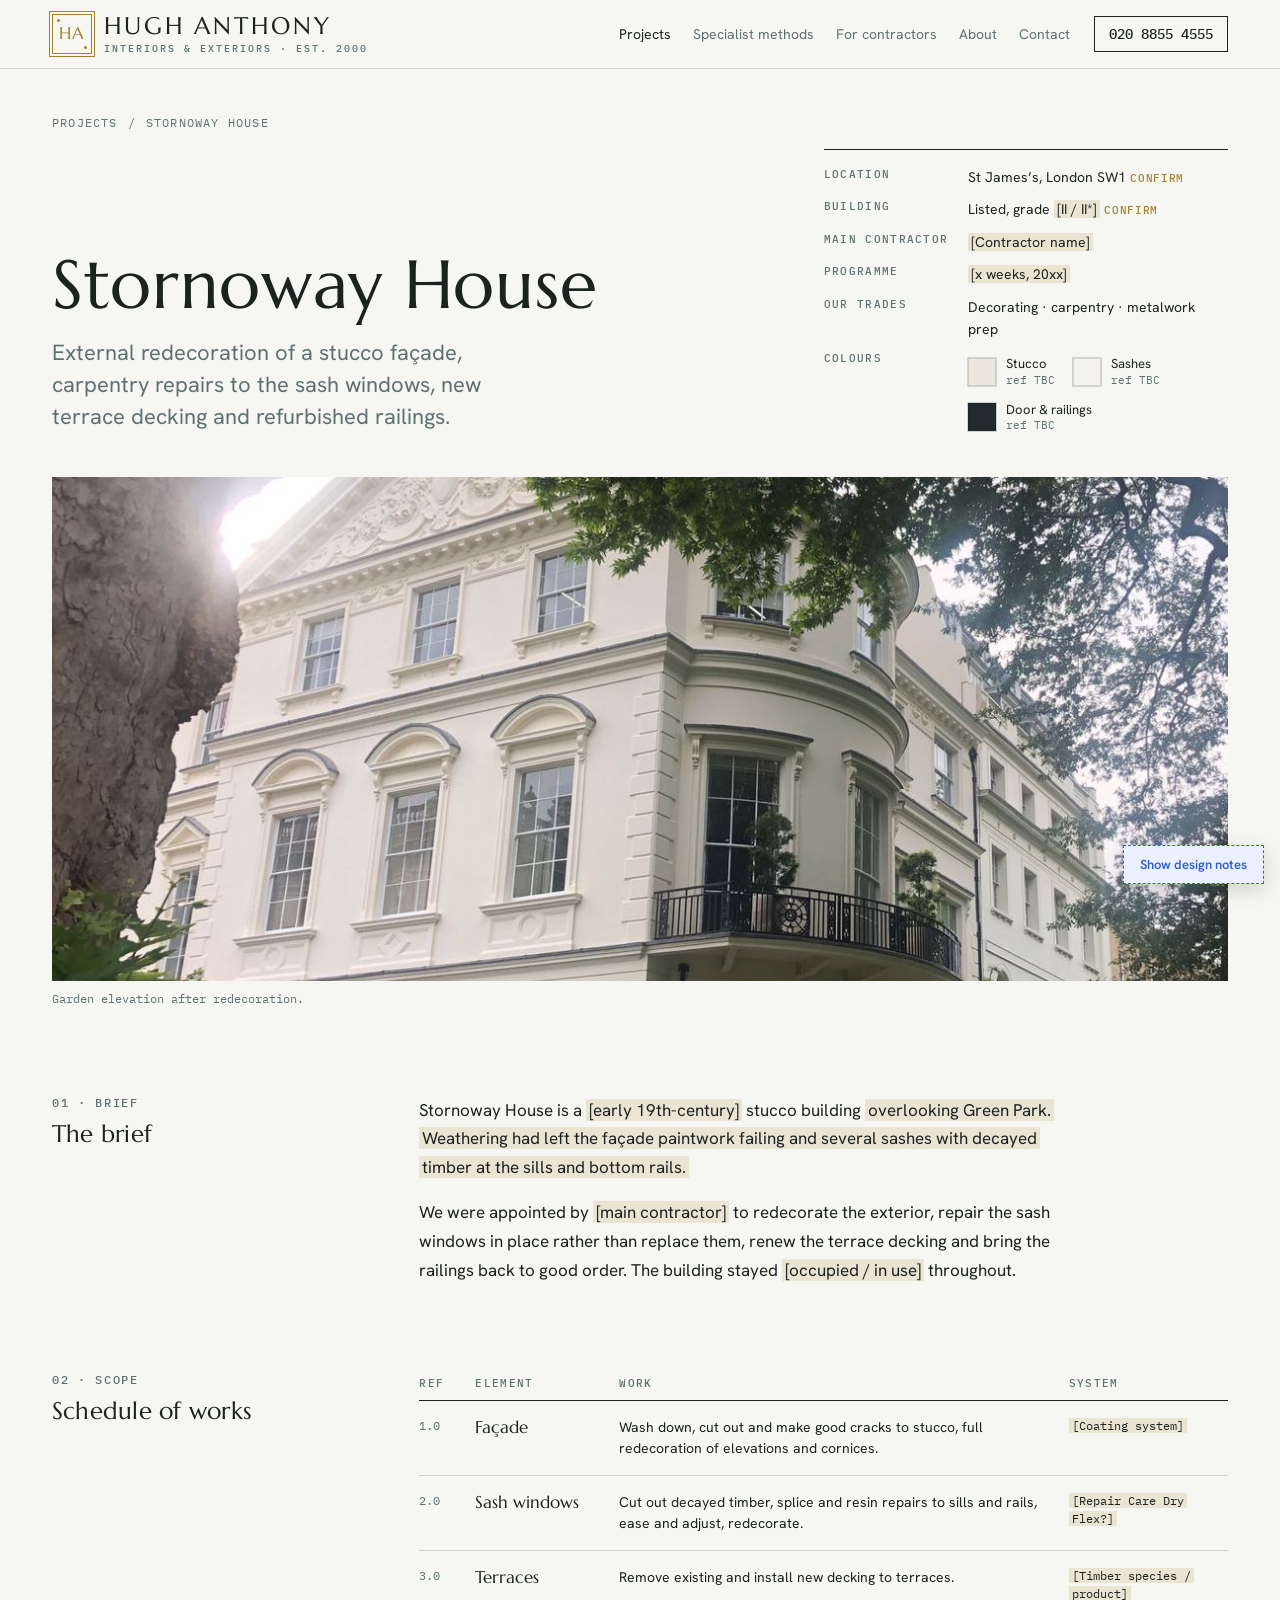
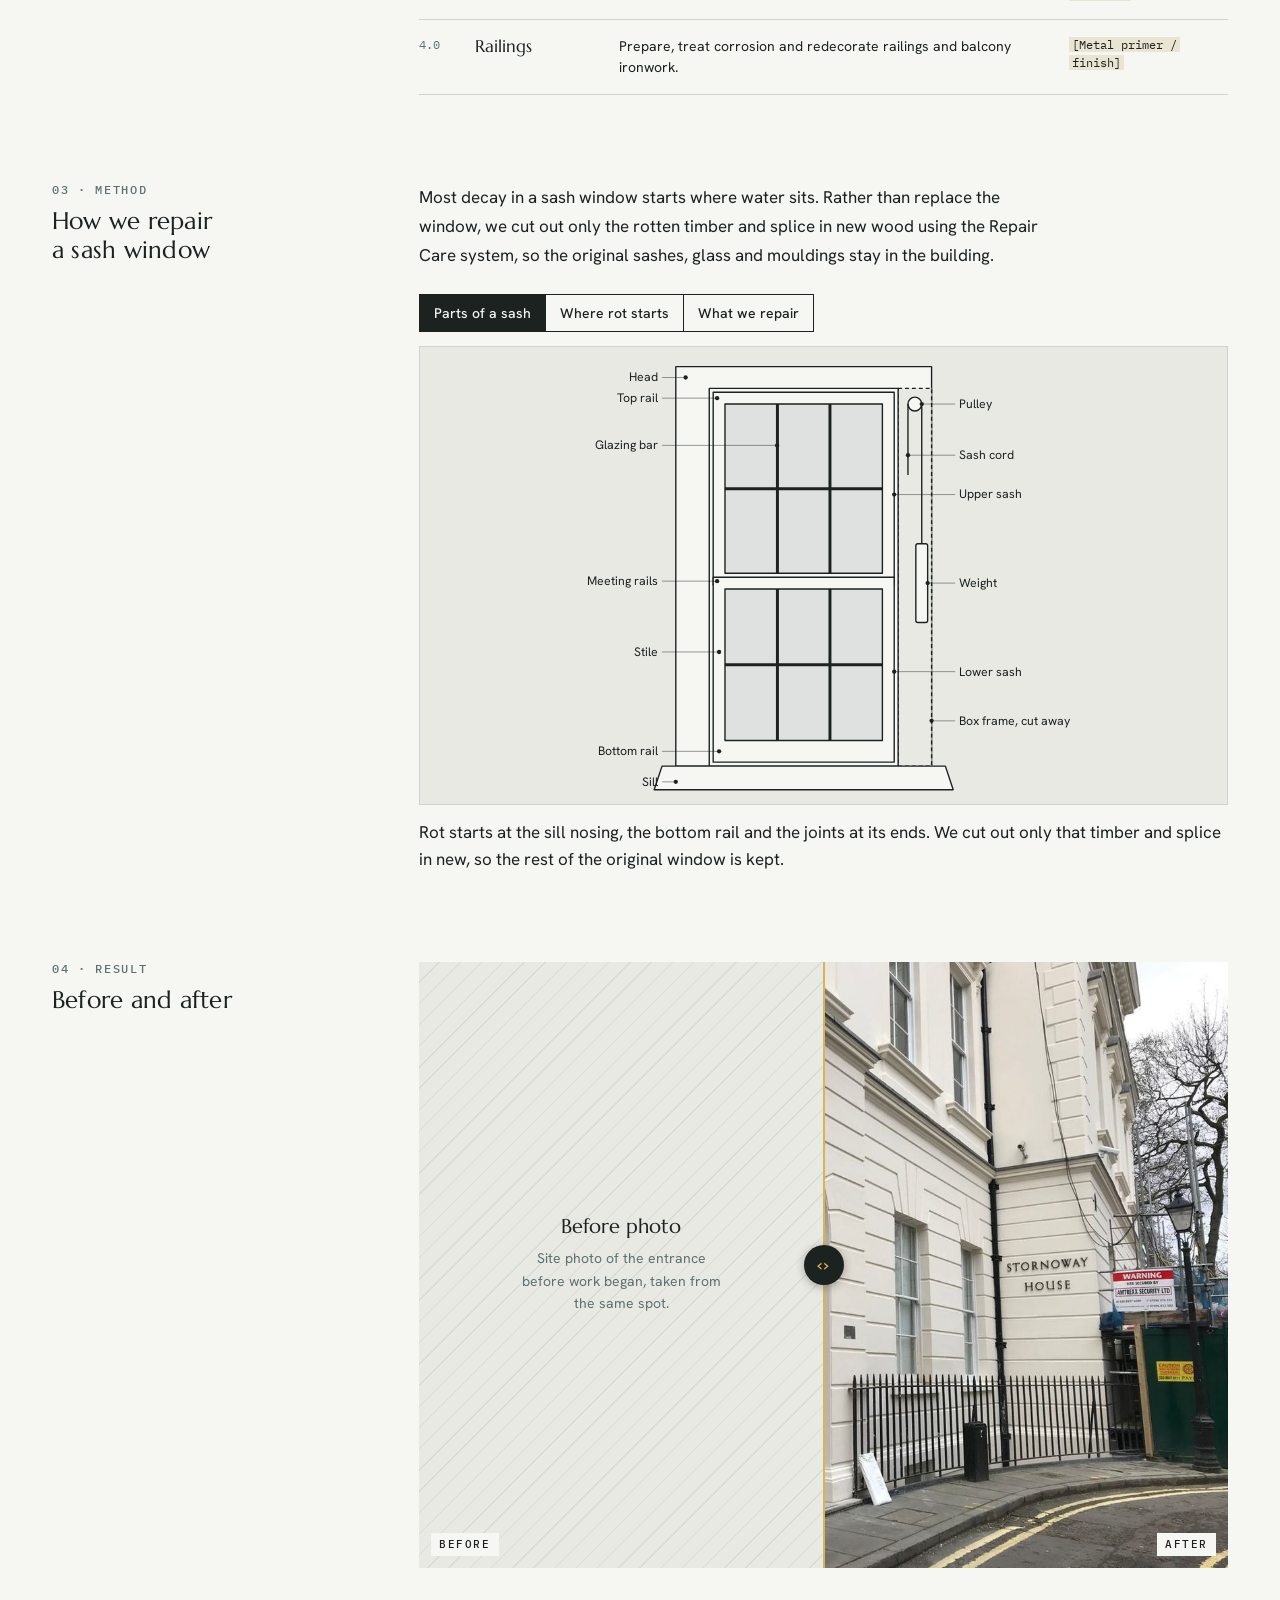
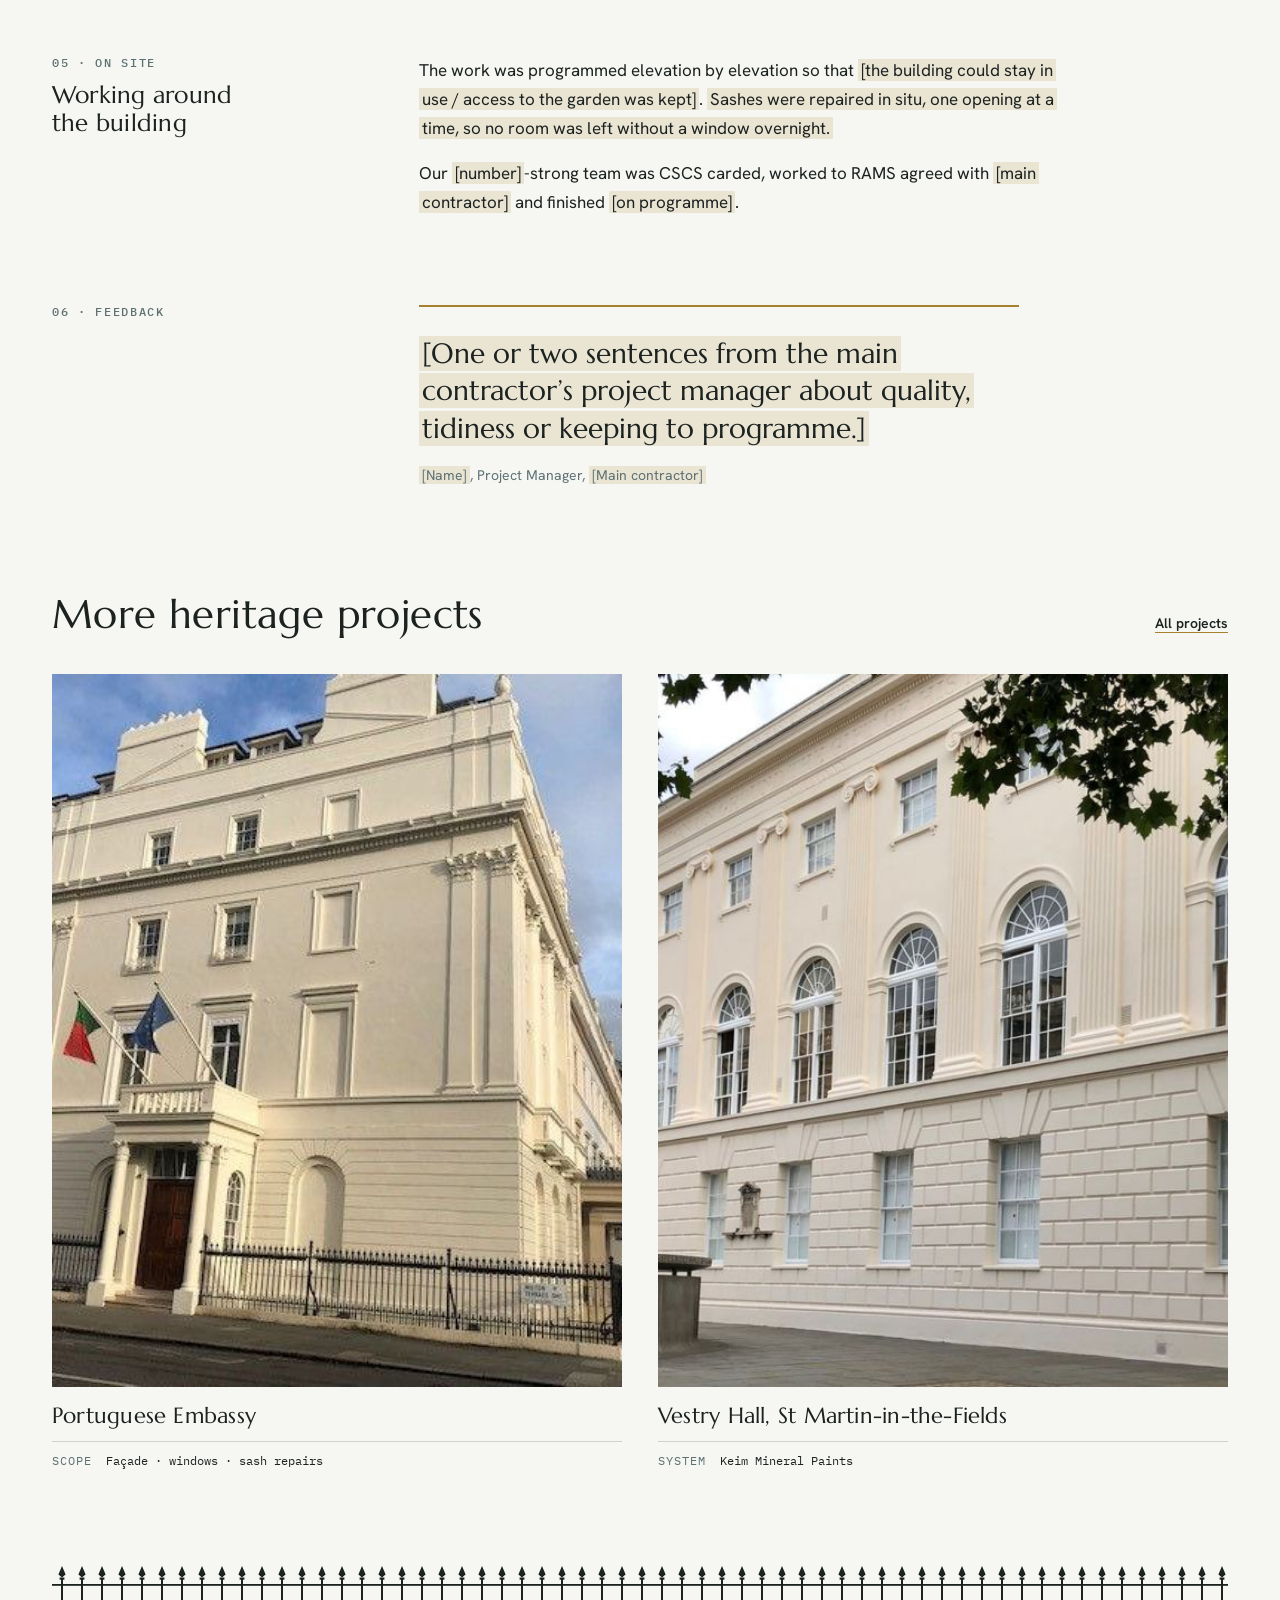
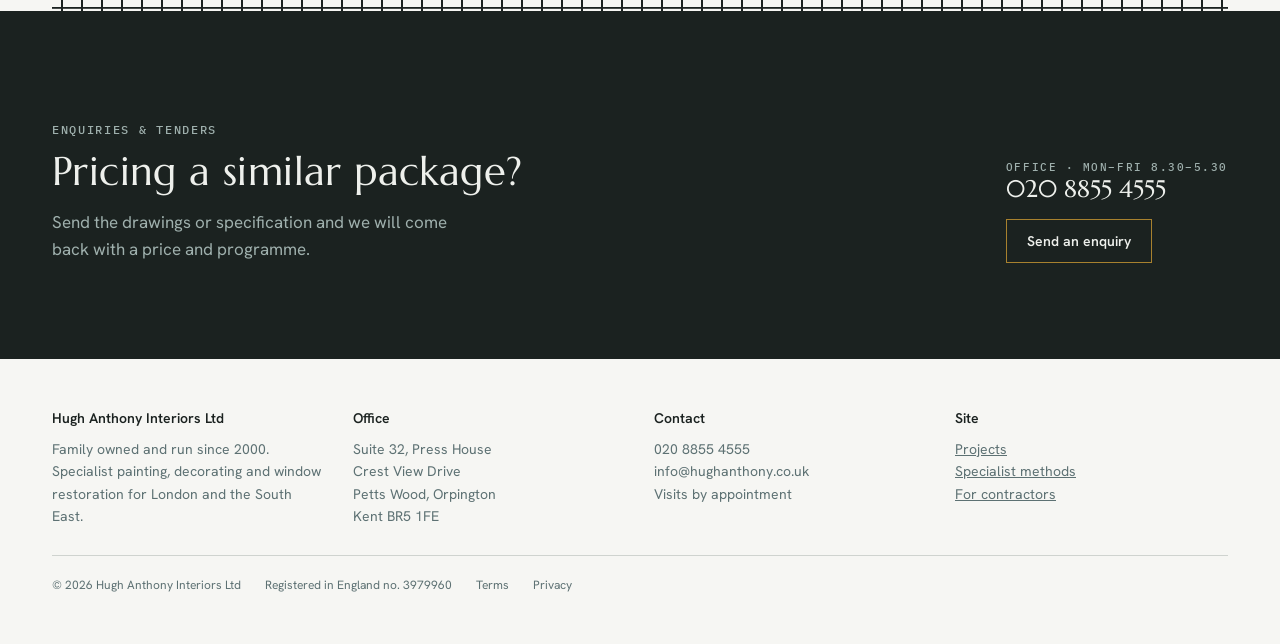
<file: mockup/stornoway-house.html>
<!doctype html>
<html lang="en">
<head>
<meta charset="utf-8">
<meta name="viewport" content="width=device-width, initial-scale=1, viewport-fit=cover">
<meta name="claude:viewport-fit-sides" content="cover">
<title>Stornoway House · Hugh Anthony</title>
<link rel="preconnect" href="https://fonts.googleapis.com">
<link rel="preconnect" href="https://fonts.gstatic.com" crossorigin>
<link rel="stylesheet" href="https://fonts.googleapis.com/css2?family=Marcellus&family=Hanken+Grotesk:wght@400;500;600&family=IBM+Plex+Mono:wght@400;500&display=swap">
<link rel="stylesheet" href="site.css">
<style>
:root { padding: env(safe-area-inset-top, 0px) 0 env(safe-area-inset-bottom, 0px) }
body { margin: 0 }
[hidden] { display: none !important }

.crumbs { font: 400 var(--s-xs)/1 var(--mono); letter-spacing: .1em; text-transform: uppercase; color: var(--slate); display: flex; gap: 10px; padding-top: clamp(28px, 4vw, 48px) }
.crumbs a { text-decoration: none }
.crumbs a:hover { color: var(--railing) }

.cs-head { display: grid; grid-template-columns: minmax(0, 7fr) minmax(0, 4fr); gap: 24px clamp(28px, 5vw, 72px); align-items: end; padding-block: 20px clamp(28px, 4vw, 44px) }
.cs-head h1 { font-size: var(--s-xxl); line-height: 1.02 }
.cs-head .lede { font-size: var(--s-lg); line-height: 1.45; color: var(--slate); margin-top: 18px; max-width: 38ch }
.facts { display: grid; grid-template-columns: max-content minmax(0, 1fr); gap: 10px 20px; margin: 0; padding-top: 16px; border-top: 1px solid var(--railing); font-size: var(--s-sm) }
.facts dt { font: 500 .6875rem/1.6 var(--mono); letter-spacing: .12em; text-transform: uppercase; color: var(--slate) }
.facts dd { margin: 0 }
@media (max-width: 820px) { .cs-head { grid-template-columns: minmax(0, 1fr) } }

.cover { margin: 0 }
.cover img { width: 100%; aspect-ratio: 21 / 9; object-fit: cover; object-position: center 35% }
.cover figcaption { font: 400 var(--s-xs)/1.4 var(--mono); color: var(--slate); padding-top: 10px }
@media (max-width: 700px) { .cover img { aspect-ratio: 4 / 3 } }

.story { display: grid; grid-template-columns: minmax(0, 3fr) minmax(0, 8fr); gap: 24px clamp(28px, 5vw, 72px); padding-block: clamp(48px, 7vw, 88px) 0 }
.story h2 { font-size: 1.5rem; line-height: 1.2 }
.story .eyebrow { margin-bottom: 10px }
.prose { display: grid; gap: 16px; max-width: 64ch }
.prose p { line-height: 1.7 }
.ph { background: color-mix(in srgb, var(--gold) 16%, transparent); padding: 0 3px; box-decoration-break: clone; -webkit-box-decoration-break: clone }
@media (max-width: 760px) { .story { grid-template-columns: minmax(0, 1fr) } }

/* Schedule of works */
.sched-wrap { overflow-x: auto; margin-top: 4px }
table.sched { width: 100%; min-width: 620px; border-collapse: collapse; font-size: var(--s-sm) }
.sched th { font: 500 .6875rem/1.2 var(--mono); letter-spacing: .12em; text-transform: uppercase; color: var(--slate); text-align: left; padding: 0 16px 10px 0; border-bottom: 1px solid var(--railing) }
.sched td { padding: 16px 16px 16px 0; border-bottom: 1px solid var(--rule); vertical-align: top; line-height: 1.5 }
.sched td:first-child { font: 400 var(--s-xs)/1.5 var(--mono); color: var(--slate); font-variant-numeric: tabular-nums; width: 3.5rem }
.sched td:nth-child(2) { font: 400 1.05rem/1.35 var(--display); width: 9rem }
.sched td:last-child { font: 400 .75rem/1.5 var(--mono) }

/* Before / after slider */
@property --pos { syntax: "<percentage>"; inherits: true; initial-value: 50% }
.slider { position: relative; aspect-ratio: 4 / 3; max-width: 100%; overflow: hidden; background: var(--stone); --pos: 50%; animation: hint 1.8s cubic-bezier(.45, 0, .25, 1) 1.2s }
@keyframes hint { 0%, 100% { --pos: 50% } 35% { --pos: 38% } 70% { --pos: 60% } }
.slider .empty, .slider .after { position: absolute; inset: 0; width: 100%; height: 100% }
.slider .empty { display: grid; place-content: center; gap: 8px; text-align: center; color: var(--slate); padding: 16px 52% 16px 16px; background: repeating-linear-gradient(135deg, transparent 0 14px, color-mix(in srgb, var(--slate) 12%, transparent) 14px 15px) }
.slider .empty b { font: 400 1.25rem/1.2 var(--display); color: var(--railing) }
.slider .empty span { font-size: var(--s-sm); max-width: 26ch; justify-self: center }
.slider .after { object-fit: cover; clip-path: inset(0 0 0 var(--pos)) }
.handle { position: absolute; top: 0; bottom: 0; left: var(--pos); width: 2px; margin-left: -1px; background: var(--gold-hi); pointer-events: none }
.handle span { position: absolute; top: 50%; left: 50%; translate: -50% -50%; width: 40px; height: 40px; border-radius: 50%; display: grid; place-items: center; background: var(--railing); color: var(--gold-hi); font: 400 1.2rem/1 var(--body); letter-spacing: 2px; box-shadow: 0 2px 10px rgb(0 0 0 / .3) }
.lab { position: absolute; bottom: 12px; font: 500 .6875rem/1 var(--mono); letter-spacing: .14em; text-transform: uppercase; padding: 6px 8px; background: var(--stucco); color: var(--railing); pointer-events: none }
.lab.l { left: 12px } .lab.r { right: 12px }
.slider input { position: absolute; inset: 0; width: 100%; height: 100%; margin: 0; opacity: 0; cursor: ew-resize }
.slider:has(input:focus-visible) .handle span { outline: 2px solid var(--gold); outline-offset: 3px }
@media (max-width: 520px) { .slider { aspect-ratio: 4 / 5 } .slider .empty { padding-right: 16px } }
@media (prefers-reduced-motion: reduce) { .slider { animation: none } }

/* Quote */
.quote-block { margin: 0; padding: 28px 0 0; border-top: 2px solid var(--gold); display: grid; gap: 16px; max-width: 60ch }
.quote-block p { font: 400 clamp(1.35rem, 2.4vw, 1.75rem)/1.35 var(--display) }
.quote-block footer { font-size: var(--s-sm); color: var(--slate) }

/* Related */
.related { padding-block: clamp(56px, 8vw, 96px) }
.related .projects .proj { grid-column: span 6 }
@media (max-width: 600px) { .related .projects .proj { grid-column: span 12 } }
.next { display: flex; justify-content: space-between; align-items: baseline; gap: 16px; flex-wrap: wrap; margin-bottom: 28px }
.next h2 { font-size: var(--s-xl) }
.band .wrap.short { grid-template-columns: minmax(0, 1fr) auto; align-items: end }
@media (max-width: 760px) { .band .wrap.short { grid-template-columns: minmax(0, 1fr) } }

/* Sash diagram */
:root { --rot: #8a4b2a }
@media (prefers-color-scheme: dark) { :root:not([data-theme="light"]) { --rot: #d08a60 } }
:root[data-theme="dark"] { --rot: #d08a60 }
.sdfig { margin: 0; display: grid; gap: 14px }
.seg { display: flex; flex-wrap: wrap; gap: 0; border: 1px solid var(--railing); justify-self: start; max-width: 100% }
.seg button { font: 500 var(--s-sm)/1 var(--body); padding: 11px 14px; background: none; color: var(--railing); border: 0; border-left: 1px solid var(--railing); cursor: pointer }
.seg button:first-child { border-left: 0 }
.seg button[aria-pressed="true"] { background: var(--railing); color: var(--stucco) }
.seg button:hover:not([aria-pressed="true"]) { background: var(--stone) }
.sdscroll { overflow-x: auto; background: var(--stone); border: 1px solid var(--rule) }
.sd { display: block; width: 100%; min-width: 660px; height: auto; color: var(--railing) }
.sd .frame, .sd .sash { fill: none; stroke: currentColor; stroke-width: 1.4; stroke-linejoin: round }
.sd .timber { fill: var(--stucco) }
.sd .glass { fill: color-mix(in srgb, var(--slate) 16%, var(--stucco)) }
.sd .sash path { stroke-width: 3 }
.sd .cavity { fill: var(--stone); stroke-dasharray: 4 3 }
.sd .ldr { stroke: currentColor; stroke-width: 1; opacity: .45 }
.sd .pt { fill: currentColor }
.sd .lbl { font: 400 12.5px var(--body); fill: currentColor }
.sd .rot { fill: url(#rotHatch); stroke: var(--rot); stroke-width: 1.4 }
.sd .rot-bg { fill: color-mix(in srgb, var(--rot) 22%, var(--stucco)) }
.sd .rot-line { stroke: var(--rot); stroke-width: 1.6 }
.sd .rotlbl { fill: var(--rot); font-weight: 600 }
.sd .new { fill: color-mix(in srgb, var(--gold) 45%, var(--stucco)); stroke: var(--gold); stroke-width: 1.6 }
.sd .newlbl { fill: color-mix(in srgb, var(--gold) 72%, var(--railing)); font-weight: 600 }
.sd .keeplbl { font-weight: 600 }
.sd .layer { opacity: 0; transition: opacity .35s ease }
.sdfig[data-state="parts"] .s-parts, .sdfig[data-state="decay"] .s-decay, .sdfig[data-state="repair"] .s-repair { opacity: 1 }
.sdfig[data-state="decay"] .s-decay .rot { animation: seep .5s ease both }
@keyframes seep { from { opacity: 0 } }
@media (prefers-reduced-motion: reduce) { .sd .layer { transition: none } .sdfig .rot { animation: none } }
.story { scroll-margin-top: 90px }
</style>
</head>
<body>

<header class="top">
  <div class="wrap">
    <a class="brand" href="index.html" aria-label="Hugh Anthony home"><span class="mono" aria-hidden="true">HA</span><span class="wm"><b>Hugh Anthony</b><small>Interiors &amp; Exteriors · Est. 2000</small></span></a>
    <nav class="nav" aria-label="Main">
      <a href="index.html#projects" aria-current="page" style="color:var(--railing)">Projects</a>
      <a href="index.html#methods">Specialist methods</a>
      <a href="index.html#contractors">For contractors</a>
      <a href="index.html#about">About</a>
      <a href="index.html#enquire">Contact</a>
    </nav>
    <a class="phone" href="tel:02088554555">020 8855 4555</a>
  </div>
</header>

<main>
  <div class="wrap">
    <nav class="crumbs" aria-label="Breadcrumb"><a href="index.html#projects">Projects</a><span aria-hidden="true">/</span><span>Stornoway House</span></nav>

    <div class="cs-head">
      <div>
        <h1>Stornoway House</h1>
        <p class="lede">External redecoration of a stucco façade, carpentry repairs to the sash windows, new terrace decking and refurbished railings.</p>
      </div>
      <dl class="facts">
        <dt>Location</dt><dd>St James’s, London SW1 <span class="tbc">CONFIRM</span></dd>
        <dt>Building</dt><dd>Listed, grade <span class="ph">[II / II*]</span> <span class="tbc">CONFIRM</span></dd>
        <dt>Main contractor</dt><dd><span class="ph">[Contractor name]</span></dd>
        <dt>Programme</dt><dd><span class="ph">[x weeks, 20xx]</span></dd>
        <dt>Our trades</dt><dd>Decorating · carpentry · metalwork prep</dd>
        <dt>Colours</dt><dd class="chips"><p class="chip"><i style="--c:#ebe7de"></i><span>Stucco<em>ref TBC</em></span></p><p class="chip"><i style="--c:#f4f3ef"></i><span>Sashes<em>ref TBC</em></span></p><p class="chip"><i style="--c:#232a2e"></i><span>Door &amp; railings<em>ref TBC</em></span></p></dd>
      </dl>
    </div>

    <figure class="cover">
      <img src="img/stornoway-house.jpg" alt="Stornoway House from the garden side: a white stucco Regency building with a curved bay and iron balconies" width="1190" height="1200">
      <figcaption>Garden elevation after redecoration.</figcaption>
    </figure>
    <p class="note"><b>Why:</b> a case study answers the questions a contractor’s estimator would ask: what was the building, who was the client, what did you actually do, and did it run to programme. Highlighted text is draft copy to fill in with Hugh Anthony.</p>

    <section class="story" aria-labelledby="brief">
      <div><p class="eyebrow">01 · Brief</p><h2 id="brief">The brief</h2></div>
      <div class="prose">
        <p>Stornoway House is a <span class="ph">[early 19th-century]</span> stucco building <span class="ph">overlooking Green Park. Weathering had left the façade paintwork failing and several sashes with decayed timber at the sills and bottom rails.</span></p>
        <p>We were appointed by <span class="ph">[main contractor]</span> to redecorate the exterior, repair the sash windows in place rather than replace them, renew the terrace decking and bring the railings back to good order. The building stayed <span class="ph">[occupied / in use]</span> throughout.</p>
      </div>
    </section>

    <section class="story" aria-labelledby="scope">
      <div><p class="eyebrow">02 · Scope</p><h2 id="scope">Schedule of works</h2></div>
      <div>
        <div class="sched-wrap">
          <table class="sched">
            <thead><tr><th scope="col">Ref</th><th scope="col">Element</th><th scope="col">Work</th><th scope="col">System</th></tr></thead>
            <tbody>
              <tr><td>1.0</td><td>Façade</td><td>Wash down, cut out and make good cracks to stucco, full redecoration of elevations and cornices.</td><td><span class="ph">[Coating system]</span></td></tr>
              <tr><td>2.0</td><td>Sash windows</td><td>Cut out decayed timber, splice and resin repairs to sills and rails, ease and adjust, redecorate.</td><td><span class="ph">[Repair Care Dry Flex?]</span></td></tr>
              <tr><td>3.0</td><td>Terraces</td><td>Remove existing and install new decking to terraces.</td><td><span class="ph">[Timber species / product]</span></td></tr>
              <tr><td>4.0</td><td>Railings</td><td>Prepare, treat corrosion and redecorate railings and balcony ironwork.</td><td><span class="ph">[Metal primer / finish]</span></td></tr>
            </tbody>
          </table>
        </div>
        <p class="note"><b>Why:</b> a schedule of works is the format contractors already use in tenders, so it reads as competence at a glance. Each “System” cell also names a product, which helps searches like “Keim contractor London”.</p>
      </div>
    </section>

    <section class="story" id="sash" aria-labelledby="method">
      <div><p class="eyebrow">03 · Method</p><h2 id="method">How we repair a sash window</h2></div>
      <div>
        <div class="prose" style="margin-bottom:24px"><p>Most decay in a sash window starts where water sits. Rather than replace the window, we cut out only the rotten timber and splice in new wood using the Repair Care system, so the original sashes, glass and mouldings stay in the building.</p></div>
        <figure class="sdfig" id="sdfig" data-state="parts">
          <div class="seg" role="group" aria-label="Diagram view">
            <button type="button" data-v="parts" aria-pressed="true">Parts of a sash</button>
            <button type="button" data-v="decay" aria-pressed="false">Where rot starts</button>
            <button type="button" data-v="repair" aria-pressed="false">What we repair</button>
          </div>
          <div class="sdscroll"><svg class="sd" viewBox="-70 20 820 465" role="img" aria-labelledby="sd-cap">
            <defs><pattern id="rotHatch" width="5" height="5" patternUnits="userSpaceOnUse" patternTransform="rotate(45)"><rect class="rot-bg" width="5" height="5"/><line class="rot-line" x1="0" y1="0" x2="0" y2="5"/></pattern></defs>
            <g class="frame">
              <rect class="timber" x="190" y="40" width="260" height="406"/>
              <rect class="cavity" x="416" y="62" width="34" height="384"/>
              <rect class="timber" x="224" y="62" width="192" height="384"/>
              <polygon class="timber" points="176,446 464,446 472,470 168,470"/>
              <circle class="timber" cx="433" cy="78" r="7"/>
              <line x1="426" y1="78" x2="426" y2="150"/><line x1="440" y1="78" x2="440" y2="220"/>
              <rect class="timber" x="434" y="220" width="12" height="80" rx="2"/>
            </g>
            <g class="sash">
              <rect class="timber" x="228" y="66" width="184" height="196"/><rect class="glass" x="240" y="78" width="160" height="172"/>
              <path d="M293.3 78V250M346.7 78V250M240 164H400"/>
            </g>
            <g class="sash">
              <rect class="timber" x="228" y="254" width="184" height="188"/><rect class="glass" x="240" y="266" width="160" height="154"/>
              <path d="M293.3 266V420M346.7 266V420M240 343H400"/>
            </g>
            <g class="layer s-parts"><line class="ldr" x1="176" y1="51" x2="200" y2="51"/><circle class="pt" cx="200" cy="51" r="2.2"/><text class="lbl " x="172" y="55" text-anchor="end">Head</text><line class="ldr" x1="176" y1="72" x2="232" y2="72"/><circle class="pt" cx="232" cy="72" r="2.2"/><text class="lbl " x="172" y="76" text-anchor="end">Top rail</text><line class="ldr" x1="176" y1="120" x2="293" y2="120"/><circle class="pt" cx="293" cy="120" r="2.2"/><text class="lbl " x="172" y="124" text-anchor="end">Glazing bar</text><line class="ldr" x1="176" y1="258" x2="232" y2="258"/><circle class="pt" cx="232" cy="258" r="2.2"/><text class="lbl " x="172" y="262" text-anchor="end">Meeting rails</text><line class="ldr" x1="176" y1="330" x2="234" y2="330"/><circle class="pt" cx="234" cy="330" r="2.2"/><text class="lbl " x="172" y="334" text-anchor="end">Stile</text><line class="ldr" x1="176" y1="431" x2="234" y2="431"/><circle class="pt" cx="234" cy="431" r="2.2"/><text class="lbl " x="172" y="435" text-anchor="end">Bottom rail</text><line class="ldr" x1="176" y1="462" x2="190" y2="462"/><circle class="pt" cx="190" cy="462" r="2.2"/><text class="lbl " x="172" y="466" text-anchor="end">Sill</text><line class="ldr" x1="474" y1="78" x2="440" y2="78"/><circle class="pt" cx="440" cy="78" r="2.2"/><text class="lbl " x="478" y="82" text-anchor="start">Pulley</text><line class="ldr" x1="474" y1="130" x2="426" y2="130"/><circle class="pt" cx="426" cy="130" r="2.2"/><text class="lbl " x="478" y="134" text-anchor="start">Sash cord</text><line class="ldr" x1="474" y1="260" x2="446" y2="260"/><circle class="pt" cx="446" cy="260" r="2.2"/><text class="lbl " x="478" y="264" text-anchor="start">Weight</text><line class="ldr" x1="474" y1="170" x2="412" y2="170"/><circle class="pt" cx="412" cy="170" r="2.2"/><text class="lbl " x="478" y="174" text-anchor="start">Upper sash</text><line class="ldr" x1="474" y1="350" x2="412" y2="350"/><circle class="pt" cx="412" cy="350" r="2.2"/><text class="lbl " x="478" y="354" text-anchor="start">Lower sash</text><line class="ldr" x1="474" y1="400" x2="450" y2="400"/><circle class="pt" cx="450" cy="400" r="2.2"/><text class="lbl " x="478" y="404" text-anchor="start">Box frame, cut away</text></g>
            <g class="layer s-decay"><rect class="rot" x="228" y="420" width="40" height="22"/><rect class="rot" x="372" y="420" width="40" height="22"/><rect class="rot" x="228" y="392" width="12" height="28"/><rect class="rot" x="400" y="392" width="12" height="28"/><polygon class="rot" points="172,458 468,458 472,470 168,470"/><line class="ldr" x1="176" y1="406" x2="234" y2="400"/><circle class="pt" cx="234" cy="400" r="2.2"/><text class="lbl rotlbl" x="172" y="410" text-anchor="end">Water runs down the stiles</text><line class="ldr" x1="176" y1="431" x2="248" y2="431"/><circle class="pt" cx="248" cy="431" r="2.2"/><text class="lbl rotlbl" x="172" y="435" text-anchor="end">End grain at the joints soaks it up</text><line class="ldr" x1="474" y1="431" x2="392" y2="431"/><circle class="pt" cx="392" cy="431" r="2.2"/><text class="lbl rotlbl" x="478" y="435" text-anchor="start">Paint fails first at the bottom rail</text><line class="ldr" x1="474" y1="466" x2="466" y2="464"/><circle class="pt" cx="466" cy="464" r="2.2"/><text class="lbl rotlbl" x="478" y="470" text-anchor="start">Sill nosing holds standing water</text></g>
            <g class="layer s-repair"><polygon class="new" points="228,420 272,420 260,442 228,442"/><polygon class="new" points="412,420 368,420 380,442 412,442"/><polygon class="new" points="228,402 240,394 240,420 228,420"/><polygon class="new" points="412,402 400,394 400,420 412,420"/><polygon class="new" points="172,458 468,458 472,470 168,470"/><line class="ldr" x1="176" y1="406" x2="234" y2="404"/><circle class="pt" cx="234" cy="404" r="2.2"/><text class="lbl newlbl" x="172" y="410" text-anchor="end">New timber, scarf-jointed</text><line class="ldr" x1="176" y1="431" x2="250" y2="431"/><circle class="pt" cx="250" cy="431" r="2.2"/><text class="lbl newlbl" x="172" y="435" text-anchor="end">Only the decayed wood is cut out</text><line class="ldr" x1="474" y1="431" x2="390" y2="431"/><circle class="pt" cx="390" cy="431" r="2.2"/><text class="lbl newlbl" x="478" y="435" text-anchor="start">Resin-bonded, primed, redecorated</text><line class="ldr" x1="474" y1="466" x2="466" y2="464"/><circle class="pt" cx="466" cy="464" r="2.2"/><text class="lbl newlbl" x="478" y="470" text-anchor="start">Sill nosing renewed</text><line class="ldr" x1="474" y1="170" x2="400" y2="170"/><circle class="pt" cx="400" cy="170" r="2.2"/><text class="lbl keeplbl" x="478" y="174" text-anchor="start">Original sash, glass and mouldings kept</text></g>
          </svg></div>
          <figcaption id="sd-cap">Rot starts at the sill nosing, the bottom rail and the joints at its ends. We cut out only that timber and splice in new, so the rest of the original window is kept.</figcaption>
        </figure>
        <p class="note"><b>Why:</b> surveyors and building owners often assume a rotten sash means a new window. One drawing shows why repair is possible and what “Repair Care trained” actually means. The same diagram would anchor a dedicated sash windows page.</p>
      </div>
    </section>

    <section class="story" aria-labelledby="ba">
      <div><p class="eyebrow">04 · Result</p><h2 id="ba">Before and after</h2></div>
      <div>
        <div class="slider" id="slider">
          <div class="empty" role="img" aria-label="Placeholder for a before photo"><b>Before photo</b><span>Site photo of the entrance before work began, taken from the same spot.</span></div>
          <img class="after" src="img/stornoway-door.jpg" alt="Arched entrance door of Stornoway House in white stucco with black railings, after redecoration" loading="lazy">
          <div class="handle" aria-hidden="true"><span>&#8249;&#8250;</span></div>
          <span class="lab l" aria-hidden="true">Before</span><span class="lab r" aria-hidden="true">After</span>
          <input type="range" id="ba-range" min="0" max="100" value="50" aria-label="Drag to compare before and after">
        </div>
        <p class="note"><b>Why:</b> before-and-after pairs are the most persuasive content a decorator can show, and the current site has none. Most firms have site photos on someone’s phone; collecting them is the main content task for the rebuild. Drag the handle to compare.</p>
      </div>
    </section>

    <section class="story" aria-labelledby="site">
      <div><p class="eyebrow">05 · On site</p><h2 id="site">Working around the building</h2></div>
      <div class="prose">
        <p>The work was programmed elevation by elevation so that <span class="ph">[the building could stay in use / access to the garden was kept]</span>. <span class="ph">Sashes were repaired in situ, one opening at a time, so no room was left without a window overnight.</span></p>
        <p>Our <span class="ph">[number]</span>-strong team was CSCS carded, worked to RAMS agreed with <span class="ph">[main contractor]</span> and finished <span class="ph">[on programme]</span>.</p>
      </div>
    </section>

    <section class="story" aria-label="Client feedback">
      <div><p class="eyebrow">06 · Feedback</p></div>
      <blockquote class="quote-block">
        <p><span class="ph">[One or two sentences from the main contractor’s project manager about quality, tidiness or keeping to programme.]</span></p>
        <footer><span class="ph">[Name]</span>, Project Manager, <span class="ph">[Main contractor]</span></footer>
      </blockquote>
    </section>
  </div>

  <section class="related" aria-labelledby="more">
    <div class="wrap">
      <div class="next"><h2 id="more">More heritage projects</h2><a class="more" href="index.html#projects">All projects</a></div>
      <div class="projects">
        <a class="proj" href="index.html#projects">
          <img src="img/portuguese-embassy.jpg" alt="The Portuguese Embassy, a white stucco corner building" loading="lazy">
          <div class="meta"><h3>Portuguese Embassy</h3><dl class="spec"><dt>Scope</dt><dd>Façade · windows · sash repairs</dd></dl></div>
        </a>
        <a class="proj" href="index.html#projects">
          <img src="img/vestry-hall.jpg" alt="Vestry Hall at St Martin-in-the-Fields, a pale stone façade" loading="lazy">
          <div class="meta"><h3>Vestry Hall, St Martin-in-the-Fields</h3><dl class="spec"><dt>System</dt><dd>Keim Mineral Paints</dd></dl></div>
        </a>
      </div>
    </div>
  </section>

  <div class="wrap" aria-hidden="true"><div class="railings on-green"></div></div>
  <section class="band">
    <div class="wrap short">
      <div>
        <p class="eyebrow">Enquiries &amp; tenders</p>
        <h2>Pricing a similar package?</h2>
        <p>Send the drawings or specification and we will come back with a price and programme.</p>
      </div>
      <div class="direct" style="margin-top:0">
        <div><small>Office · Mon–Fri 8.30–5.30</small><b>020 8855 4555</b></div>
        <a class="btn" href="index.html#enquire">Send an enquiry</a>
      </div>
    </div>
  </section>
</main>

<footer>
  <div class="wrap">
    <div><b>Hugh Anthony Interiors Ltd</b>Family owned and run since 2000. Specialist painting, decorating and window restoration for London and the South East.</div>
    <div><b>Office</b><address>Suite 32, Press House<br>Crest View Drive<br>Petts Wood, Orpington<br>Kent BR5 1FE</address></div>
    <div><b>Contact</b>020 8855 4555<br>info@hughanthony.co.uk<br>Visits by appointment</div>
    <div><b>Site</b><a href="index.html#projects">Projects</a><br><a href="index.html#methods">Specialist methods</a><br><a href="index.html#contractors">For contractors</a></div>
    <div class="legal"><span>© 2026 Hugh Anthony Interiors Ltd</span><span>Registered in England no. 3979960</span><span>Terms</span><span>Privacy</span></div>
  </div>
</footer>

<button class="toggle" id="toggle" type="button" aria-pressed="false">Show design notes</button>
<script>
const t = document.getElementById('toggle');
const sl = document.getElementById('slider'), rg = document.getElementById('ba-range');
rg.addEventListener('input', () => { sl.style.animation = 'none'; sl.style.setProperty('--pos', rg.value + '%'); });
// Open at the top (or at #section), overriding any restored scroll position.
try { history.scrollRestoration = 'manual'; } catch (e) {}
(() => {
  let userMoved = false;
  ['wheel', 'touchstart', 'keydown', 'mousedown'].forEach(ev => addEventListener(ev, () => { userMoved = true; }, { once: true, passive: true }));
  const place = () => {
    if (userMoved) return;
    const target = location.hash && document.getElementById(location.hash.slice(1));
    if (target) target.scrollIntoView({ block: 'start' });
    else scrollTo(0, 0);
  };
  place();
  addEventListener('load', place);
  addEventListener('pageshow', place);
  [150, 500, 1000].forEach(ms => setTimeout(place, ms));
})();
const fig = document.getElementById('sdfig');
const sc = fig.querySelector('.sdscroll');
if (sc.scrollWidth > sc.clientWidth) sc.scrollLeft = (sc.scrollWidth - sc.clientWidth) / 2;
fig.querySelectorAll('.seg button').forEach(b => b.addEventListener('click', () => {
  fig.dataset.state = b.dataset.v;
  fig.querySelectorAll('.seg button').forEach(x => x.setAttribute('aria-pressed', x === b));
}));
t.addEventListener('click', () => {
  const on = document.body.classList.toggle('notes');
  t.setAttribute('aria-pressed', on);
  t.textContent = on ? 'Hide design notes' : 'Show design notes';
});
</script>
</body>
</html>
</file>
<file: mockup/site.css>
/* Layout: a London stucco terrace read as a schedule of works. Wide photo-led bands, a
   specification line under every project, gold leaf used only where the firm actually gilds. */
:root {
  --stucco: #f6f6f3;      /* page ground: painted stucco, cool not cream */
  --stone: #e9e9e4;       /* recessed panels */
  --railing: #1b2220;     /* ink: railing / front-door black-green */
  --slate: #5d7173;       /* secondary text: Georgian panel blue-green */
  --rule: #cfd3cf;
  --gold: #a8812e;        /* gilding */
  --gold-hi: #d8b35a;
  --band: #1b2220;        /* dark band ground */
  --band-fg: #eef0ec;
  --band-mute: #9fb0ad;
  --note: #2f5fd0;        /* design-note annotations */
  --note-bg: #eaf0ff;

  --display: "Marcellus", "Trajan Pro", Georgia, serif;
  --body: "Hanken Grotesk", "Helvetica Neue", Arial, sans-serif;
  --mono: "IBM Plex Mono", ui-monospace, Menlo, monospace;

  --s-xs: .75rem; --s-sm: .875rem; --s-md: 1.0625rem; --s-lg: 1.375rem;
  --s-xl: clamp(1.75rem, 3.2vw, 2.5rem); --s-xxl: clamp(2.25rem, 5.4vw, 4.25rem);
  --wrap: 1240px;
}
@media (prefers-color-scheme: dark) { :root:not([data-theme="light"]) {
  --stucco: #141917; --stone: #1c2321; --railing: #e8ebe6; --slate: #9fb0ad; --rule: #2e3835;
  --gold: #d1aa52; --gold-hi: #e9c977; --band: #0d1110; --band-fg: #eef0ec; --band-mute: #8fa19e;
  --note: #8fb0ff; --note-bg: #1a2440; color-scheme: dark } }
:root[data-theme="dark"] {
  --stucco: #141917; --stone: #1c2321; --railing: #e8ebe6; --slate: #9fb0ad; --rule: #2e3835;
  --gold: #d1aa52; --gold-hi: #e9c977; --band: #0d1110; --band-fg: #eef0ec; --band-mute: #8fa19e;
  --note: #8fb0ff; --note-bg: #1a2440; color-scheme: dark }

* { box-sizing: border-box }
body { background: var(--stucco); color: var(--railing); font: 400 var(--s-md)/1.6 var(--body); -webkit-font-smoothing: antialiased }
body::before { content: ""; position: fixed; inset: 0 0 auto; height: env(safe-area-inset-top, 0px); z-index: 10; background: var(--stucco) }
img { display: block; max-width: 100%; height: auto }
a { color: inherit }
a:focus-visible, button:focus-visible, input:focus-visible, textarea:focus-visible, select:focus-visible { outline: 2px solid var(--gold); outline-offset: 3px }
h1, h2, h3 { font-family: var(--display); font-weight: 400; text-wrap: balance; margin: 0; letter-spacing: .01em }
p { margin: 0 }
.wrap { max-width: var(--wrap); margin-inline: auto; padding-left: max(16px, env(safe-area-inset-left, 0px)); padding-right: max(16px, env(safe-area-inset-right, 0px)) }
@media (min-width: 700px) { .wrap { padding-left: max(32px, env(safe-area-inset-left, 0px)); padding-right: max(32px, env(safe-area-inset-right, 0px)) } }
.eyebrow { font: 500 var(--s-xs)/1.2 var(--mono); letter-spacing: .14em; text-transform: uppercase; color: var(--slate) }
.gold { background: linear-gradient(100deg, var(--gold) 0%, var(--gold-hi) 45%, var(--gold) 70%); -webkit-background-clip: text; background-clip: text; color: transparent }

/* Header */
.top { position: sticky; top: env(safe-area-inset-top, 0px); z-index: 5; background: color-mix(in srgb, var(--stucco) 92%, transparent); backdrop-filter: blur(8px); border-bottom: 1px solid var(--rule) }
.top .wrap { display: flex; align-items: center; gap: 24px; padding-block: 14px }
.brand { text-decoration: none; display: grid; line-height: 1 }
.brand b { font: 400 1.5rem/1 var(--display); letter-spacing: .12em; text-transform: uppercase }
.brand small { font: 500 .625rem/1 var(--mono); letter-spacing: .2em; text-transform: uppercase; color: var(--slate); margin-top: 6px }
.nav { display: flex; gap: 22px; margin-left: auto; font-size: var(--s-sm) }
.nav a { text-decoration: none; color: var(--slate) }
.nav a:hover { color: var(--railing) }
.phone { font: 500 var(--s-sm)/1 var(--mono); white-space: nowrap; padding: 10px 14px; border: 1px solid var(--railing); text-decoration: none }
@media (max-width: 900px) { .nav { display: none } .phone { margin-left: auto } }
@media (max-width: 420px) { .brand b { font-size: 1.2rem } .phone { padding: 8px 10px; font-size: .75rem } }

/* Hero */
.hero .wrap { display: grid; grid-template-columns: minmax(0, 5fr) minmax(0, 6fr); gap: clamp(24px, 5vw, 72px); align-items: center; padding-block: clamp(32px, 6vw, 72px) clamp(40px, 6vw, 80px) }
.hero h1 { font-size: var(--s-xxl); line-height: 1.05; margin-top: 18px }
.hero .lede { font-size: var(--s-lg); line-height: 1.45; color: var(--slate); margin-top: 22px; max-width: 34ch }
.ctas { display: flex; flex-wrap: wrap; gap: 12px; margin-top: 32px }
.btn { display: inline-flex; align-items: center; gap: 10px; padding: 14px 20px; font: 600 var(--s-sm)/1 var(--body); text-decoration: none; border: 1px solid var(--railing); cursor: pointer; background: none; color: var(--railing) }
.btn.solid { background: var(--railing); color: var(--stucco) }
.btn.solid:hover { background: var(--slate); border-color: var(--slate) }
.btn:not(.solid):hover { background: var(--stone) }
.since { display: flex; gap: 28px; margin-top: 40px; padding-top: 22px; border-top: 1px solid var(--rule) }
.since div { display: grid; gap: 2px }
.since b { font: 400 1.75rem/1 var(--display); font-variant-numeric: tabular-nums }
.since span { font-size: var(--s-xs); color: var(--slate); line-height: 1.35 }
.hero figure { margin: 0; position: relative }
.hero figure img { width: 100%; aspect-ratio: 5 / 4; object-fit: cover }
.plate { position: absolute; left: 0; bottom: 0; background: var(--stucco); padding: 12px 16px 0 0; max-width: 80% }
.plate b { font: 400 1.05rem/1.2 var(--display); display: block }
.plate span { font: 400 var(--s-xs)/1.4 var(--mono); color: var(--slate) }
@media (max-width: 860px) { .hero .wrap { grid-template-columns: minmax(0, 1fr) } .hero figure { order: -1 } .hero figure img { aspect-ratio: 4 / 3 } }

/* Buildings strip */
.worked { border-block: 1px solid var(--rule); background: var(--stone) }
.worked .wrap { display: flex; flex-wrap: wrap; align-items: baseline; gap: 10px 28px; padding-block: 22px }
.worked .eyebrow { flex-basis: 100% }
@media (min-width: 1000px) { .worked .eyebrow { flex-basis: auto } }
.worked li { font: 400 1.125rem/1.3 var(--display); list-style: none }
.worked ul { display: contents }

/* Section heads */
section.block { padding-block: clamp(56px, 8vw, 104px) }
.head { display: grid; grid-template-columns: minmax(0, 1fr) minmax(0, 1fr); gap: 16px 48px; align-items: end; margin-bottom: clamp(28px, 4vw, 48px) }
.head h2 { font-size: var(--s-xl); line-height: 1.1; margin-top: 12px }
.head p { color: var(--slate); max-width: 48ch }
@media (max-width: 760px) { .head { grid-template-columns: minmax(0, 1fr) } }

/* Projects */
.projects { display: grid; grid-template-columns: repeat(12, minmax(0, 1fr)); gap: clamp(20px, 3vw, 36px) }
.proj { grid-column: span 4; display: grid; grid-template-rows: auto 1fr; gap: 16px; text-decoration: none }
.proj.wide { grid-column: span 8 }
.proj.wide img { aspect-ratio: 16 / 10 }
.proj img { width: 100%; aspect-ratio: 4 / 5; object-fit: cover; transition: filter .3s }
.proj:hover img { filter: brightness(1.05) contrast(1.03) }
.proj .meta { display: grid; gap: 8px; align-content: start }
.proj h3 { font-size: 1.375rem; line-height: 1.2 }
.proj p { font-size: var(--s-sm); color: var(--slate) }
.spec { display: grid; grid-template-columns: max-content minmax(0, 1fr); gap: 4px 14px; font: 400 .75rem/1.45 var(--mono); padding-top: 10px; border-top: 1px solid var(--rule); margin: 4px 0 0 }
.spec dt { color: var(--slate); text-transform: uppercase; letter-spacing: .08em }
.spec dd { margin: 0 }
.more { font: 600 var(--s-sm)/1 var(--body); text-decoration: underline; text-underline-offset: 4px; text-decoration-color: var(--gold) }
@media (max-width: 960px) { .proj, .proj.wide { grid-column: span 6 } .proj.wide img { aspect-ratio: 4 / 5 } }
@media (max-width: 600px) { .proj, .proj.wide { grid-column: span 12 } .proj img, .proj.wide img { aspect-ratio: 4 / 3 } }

/* Methods */
.methods { background: var(--stone); border-block: 1px solid var(--rule) }
.mgrid { display: grid; grid-template-columns: minmax(0, 7fr) minmax(0, 5fr); gap: clamp(28px, 5vw, 64px) }
.mlist { display: grid; gap: 0 }
.m { display: grid; grid-template-columns: minmax(0, 15rem) minmax(0, 1fr); gap: 8px 32px; padding-block: 24px; border-top: 1px solid var(--rule) }
.m:last-child { border-bottom: 1px solid var(--rule) }
.m h3 { font-size: 1.25rem; line-height: 1.25 }
.m p { color: var(--slate); font-size: .975rem; max-width: 52ch }
.m .tags { display: flex; flex-wrap: wrap; gap: 6px; margin-top: 10px }
.m .tags span { font: 400 .6875rem/1 var(--mono); padding: 6px 8px; border: 1px solid var(--rule); background: var(--stucco); letter-spacing: .04em }
@media (max-width: 640px) { .m { grid-template-columns: minmax(0, 1fr) } }
.craft { display: grid; grid-template-columns: minmax(0, 1fr) minmax(0, 1fr); gap: 12px; align-self: start; position: sticky; top: calc(env(safe-area-inset-top, 0px) + 90px) }
.craft figure { margin: 0 }
.craft img { width: 100%; aspect-ratio: 3 / 5; object-fit: cover }
.craft figcaption { font: 400 var(--s-xs)/1.4 var(--mono); color: var(--slate); margin-top: 8px }
.craft .quote { grid-column: 1 / -1; font: 400 1.25rem/1.35 var(--display); padding: 20px 0 0; border-top: 2px solid var(--gold) }
@media (max-width: 900px) { .mgrid { grid-template-columns: minmax(0, 1fr) } .craft { position: static } .craft img { aspect-ratio: 4 / 5 } }

/* Contractors */
.contract { display: grid; grid-template-columns: minmax(0, 5fr) minmax(0, 7fr); gap: clamp(28px, 5vw, 64px) }
.contract h2 { font-size: var(--s-xl); line-height: 1.1; margin-top: 12px }
.contract .intro p { color: var(--slate); margin-top: 18px; max-width: 44ch }
.checks { list-style: none; margin: 0; padding: 0; display: grid; grid-template-columns: repeat(2, minmax(0, 1fr)); border-top: 1px solid var(--railing) }
.checks li { padding: 20px 20px 20px 0; border-bottom: 1px solid var(--rule); display: grid; grid-template-columns: 22px minmax(0, 1fr); gap: 12px }
.checks li:nth-child(odd) { border-right: 1px solid var(--rule) }
.checks li:nth-child(even) { padding-left: 20px }
.checks svg { margin-top: 3px }
.checks b { display: block; font-weight: 600; font-size: .975rem }
.checks span { font-size: var(--s-sm); color: var(--slate) }
.tbc { font: 500 .6875rem/1 var(--mono); color: var(--gold); letter-spacing: .06em }
@media (max-width: 860px) { .contract { grid-template-columns: minmax(0, 1fr) } }
@media (max-width: 560px) { .checks { grid-template-columns: minmax(0, 1fr) } .checks li:nth-child(odd) { border-right: 0 } .checks li:nth-child(even) { padding-left: 0 } }
.sectors { margin-top: 32px; display: flex; flex-wrap: wrap; gap: 8px }
.sectors span { font-size: var(--s-sm); padding: 7px 12px; border: 1px solid var(--rule) }

/* Enquiry band */
.band { background: var(--band); color: var(--band-fg) }
.band .wrap { display: grid; grid-template-columns: minmax(0, 5fr) minmax(0, 7fr); gap: clamp(28px, 5vw, 72px); padding-block: clamp(56px, 8vw, 96px) }
.band h2 { font-size: var(--s-xl); line-height: 1.1; margin-top: 12px }
.band .eyebrow { color: var(--band-mute) }
.band p { color: var(--band-mute); margin-top: 16px; max-width: 40ch }
.direct { display: grid; gap: 16px; margin-top: 32px }
.direct div { display: grid; gap: 2px }
.direct small { font: 500 .6875rem/1 var(--mono); letter-spacing: .14em; text-transform: uppercase; color: var(--band-mute) }
.direct b { font: 400 1.5rem/1.2 var(--display); user-select: all }
form { display: grid; grid-template-columns: repeat(2, minmax(0, 1fr)); gap: 18px }
form .full { grid-column: 1 / -1 }
label { display: grid; gap: 6px; font: 500 .6875rem/1 var(--mono); letter-spacing: .12em; text-transform: uppercase; color: var(--band-mute) }
input, select, textarea { font: 400 1rem/1.4 var(--body); color: var(--band-fg); background: transparent; border: 0; border-bottom: 1px solid var(--band-mute); padding: 8px 0; border-radius: 0; width: 100% }
select option { color: #1b2220 }
textarea { resize: vertical; min-height: 90px }
.radios { display: flex; flex-wrap: wrap; gap: 8px; border: 0; padding: 0; margin: 0 }
.radios legend { font: 500 .6875rem/1 var(--mono); letter-spacing: .12em; text-transform: uppercase; color: var(--band-mute); margin-bottom: 10px; padding: 0 }
.radios label { display: inline-flex; align-items: center; gap: 8px; text-transform: none; letter-spacing: 0; font: 400 var(--s-sm)/1 var(--body); color: var(--band-fg); padding: 9px 12px; border: 1px solid color-mix(in srgb, var(--band-mute) 50%, transparent); cursor: pointer }
.radios input { width: auto; accent-color: var(--gold) }
.band .btn { border-color: var(--gold); color: var(--band-fg); justify-self: start }
.band .btn:hover { background: var(--gold); color: var(--band) }
.sent { grid-column: 1 / -1; font-size: var(--s-sm); color: var(--gold-hi) }
@media (max-width: 860px) { .band .wrap { grid-template-columns: minmax(0, 1fr) } }
@media (max-width: 520px) { form { grid-template-columns: minmax(0, 1fr) } }

/* Footer */
footer .wrap { display: grid; grid-template-columns: repeat(4, minmax(0, 1fr)); gap: 28px; padding-block: 48px; font-size: var(--s-sm); color: var(--slate) }
footer b { display: block; color: var(--railing); font-weight: 600; margin-bottom: 8px }
footer address { font-style: normal }
footer .legal { grid-column: 1 / -1; display: flex; flex-wrap: wrap; gap: 8px 24px; padding-top: 20px; border-top: 1px solid var(--rule); font-size: var(--s-xs) }
@media (max-width: 760px) { footer .wrap { grid-template-columns: repeat(2, minmax(0, 1fr)) } }

/* Design notes (pitch annotations) */
.note { display: none; font: 400 .8125rem/1.45 var(--body); color: var(--note); background: var(--note-bg); border: 1px dashed var(--note); padding: 10px 12px; margin-top: 14px; max-width: 46ch }
.note b { font-weight: 600 }
body.notes .note { display: block }
.band .note { background: color-mix(in srgb, var(--note) 14%, var(--band)); color: #b9ccff; border-color: #8fb0ff }
.toggle { position: fixed; right: max(16px, calc(env(safe-area-inset-right, 0px) + 16px)); bottom: calc(env(safe-area-inset-bottom, 0px) + 16px); z-index: 20; font: 600 .8125rem/1 var(--body); padding: 12px 16px; border: 1px dashed var(--note); background: var(--note-bg); color: var(--note); cursor: pointer; box-shadow: 0 6px 20px rgb(0 0 0 / .15) }
@media (prefers-reduced-motion: reduce) { * { transition: none !important } }

/* ===== Character layer: heritage green, paint chips, glyphs, railings, gold leaf ===== */
:root { --green: #24463a; --green-fg: #eef0ea; --green-mute: #a9bfb4; --green-rule: #3d5d51 }
@media (prefers-color-scheme: dark) { :root:not([data-theme="light"]) { --green: #1a352b; --green-fg: #eef0ea; --green-mute: #93ab9f; --green-rule: #2e4b40 } }
:root[data-theme="dark"] { --green: #1a352b; --green-fg: #eef0ea; --green-mute: #93ab9f; --green-rule: #2e4b40 }

/* Monogram plate */
.brand { display: flex; align-items: center; gap: 12px }
.brand .wm { display: grid }
.mono { display: grid; place-items: center; width: 40px; height: 40px; flex: none; font: 400 1.05rem/1 var(--display); letter-spacing: .04em; color: var(--gold); border: 1px solid var(--gold); outline: 1px solid var(--gold); outline-offset: 2px; position: relative }
.mono::before, .mono::after { content: ""; position: absolute; width: 3px; height: 3px; border-radius: 50%; background: var(--gold); top: 4px; left: 4px }
.mono::after { left: auto; right: 4px; bottom: 4px; top: auto }
@media (max-width: 420px) { .mono { width: 34px; height: 34px; font-size: .9rem } }

/* Gold leaf catching the light: once on load, again on hover */
.gold { background-image: linear-gradient(100deg, var(--gold) 0 38%, var(--gold-hi) 46%, #fff3c4 50%, var(--gold-hi) 54%, var(--gold) 62% 100%); background-size: 300% 100%; background-position: 0 0; animation: leaf 2.6s cubic-bezier(.45, 0, .25, 1) .6s both }
.gold:hover { animation-name: leaf2; animation-delay: 0s; animation-duration: 1.8s }
@keyframes leaf { from { background-position: 100% 0 } to { background-position: 0 0 } }
@keyframes leaf2 { from { background-position: 100% 0 } to { background-position: 0 0 } }

/* Paint chips: colour sampled from the real finish */
.chip { display: flex; align-items: center; gap: 10px; margin-top: 6px }
.chip i { width: 28px; height: 28px; flex: none; background: var(--c); box-shadow: inset 0 0 0 1px rgb(0 0 0 / .12), 0 0 0 1px var(--rule) }
.chip span { display: grid; font-size: .8125rem; line-height: 1.3 }
.chip em { font: normal 400 .6875rem/1.3 var(--mono); color: var(--slate) }
.chips { display: flex; flex-wrap: wrap; gap: 8px 18px }

/* Railings divider: a run of spear-topped railings standing on the next section */
.railings { height: 46px; background: var(--railing); -webkit-mask: var(--rail) repeat-x left bottom / 20px 46px; mask: var(--rail) repeat-x left bottom / 20px 46px;
  --rail: url("data:image/svg+xml,%3Csvg xmlns='http://www.w3.org/2000/svg' viewBox='0 0 20 46'%3E%3Cpath d='M10 0l3.6 8.5L10 11.5 6.4 8.5z'/%3E%3Crect x='7.6' y='11.5' width='4.8' height='2.2'/%3E%3Crect x='9' y='13' width='2' height='33'/%3E%3Crect x='0' y='18' width='20' height='1.8'/%3E%3Crect x='0' y='41' width='20' height='1.8'/%3E%3C/svg%3E") }
.railings.on-green { margin-bottom: -1px }

/* Heritage green band */
.green { background: var(--green); color: var(--green-fg) }
.green .eyebrow, .green .contract .intro p, .green .checks span { color: var(--green-mute) }
.green .checks { border-top-color: var(--green-fg) }
.green .checks li { border-color: var(--green-rule) }
.green .sectors span { border-color: var(--green-rule) }
.green .btn.solid { background: var(--green-fg); color: var(--green); border-color: var(--green-fg) }
.green .btn.solid:hover { background: var(--gold-hi); border-color: var(--gold-hi) }
.green .tbc { color: var(--gold-hi) }
.green .note { background: color-mix(in srgb, var(--note) 14%, var(--green)); color: #c9d7ff; border-color: #a9c0ff }

/* Method glyphs */
.mh { display: grid; gap: 14px; align-content: start }
.glyph { width: 52px; height: 52px; color: var(--railing); overflow: visible }
.glyph * { vector-effect: non-scaling-stroke }
.glyph .lower { transition: transform .7s cubic-bezier(.3, .7, .2, 1) }
.m:hover .glyph .lower, .m:focus-within .glyph .lower { transform: translateY(-9px) }
.glyph .leaf { fill: color-mix(in srgb, var(--gold) 35%, transparent); stroke: var(--gold) }
.glyph .lift { transform-origin: 12px 36px; transition: transform .6s cubic-bezier(.3, .7, .2, 1) }
.m:hover .glyph .lift, .m:focus-within .glyph .lift { transform: rotate(-9deg) translate(-1px, -2px) }

@media (prefers-reduced-motion: reduce) { .gold, .gold:hover { animation: none; background-position: 0 0 } }
.brand b { white-space: nowrap }
@media (max-width: 420px) { .brand small { display: none } .top .wrap { gap: 12px } }
</file>
